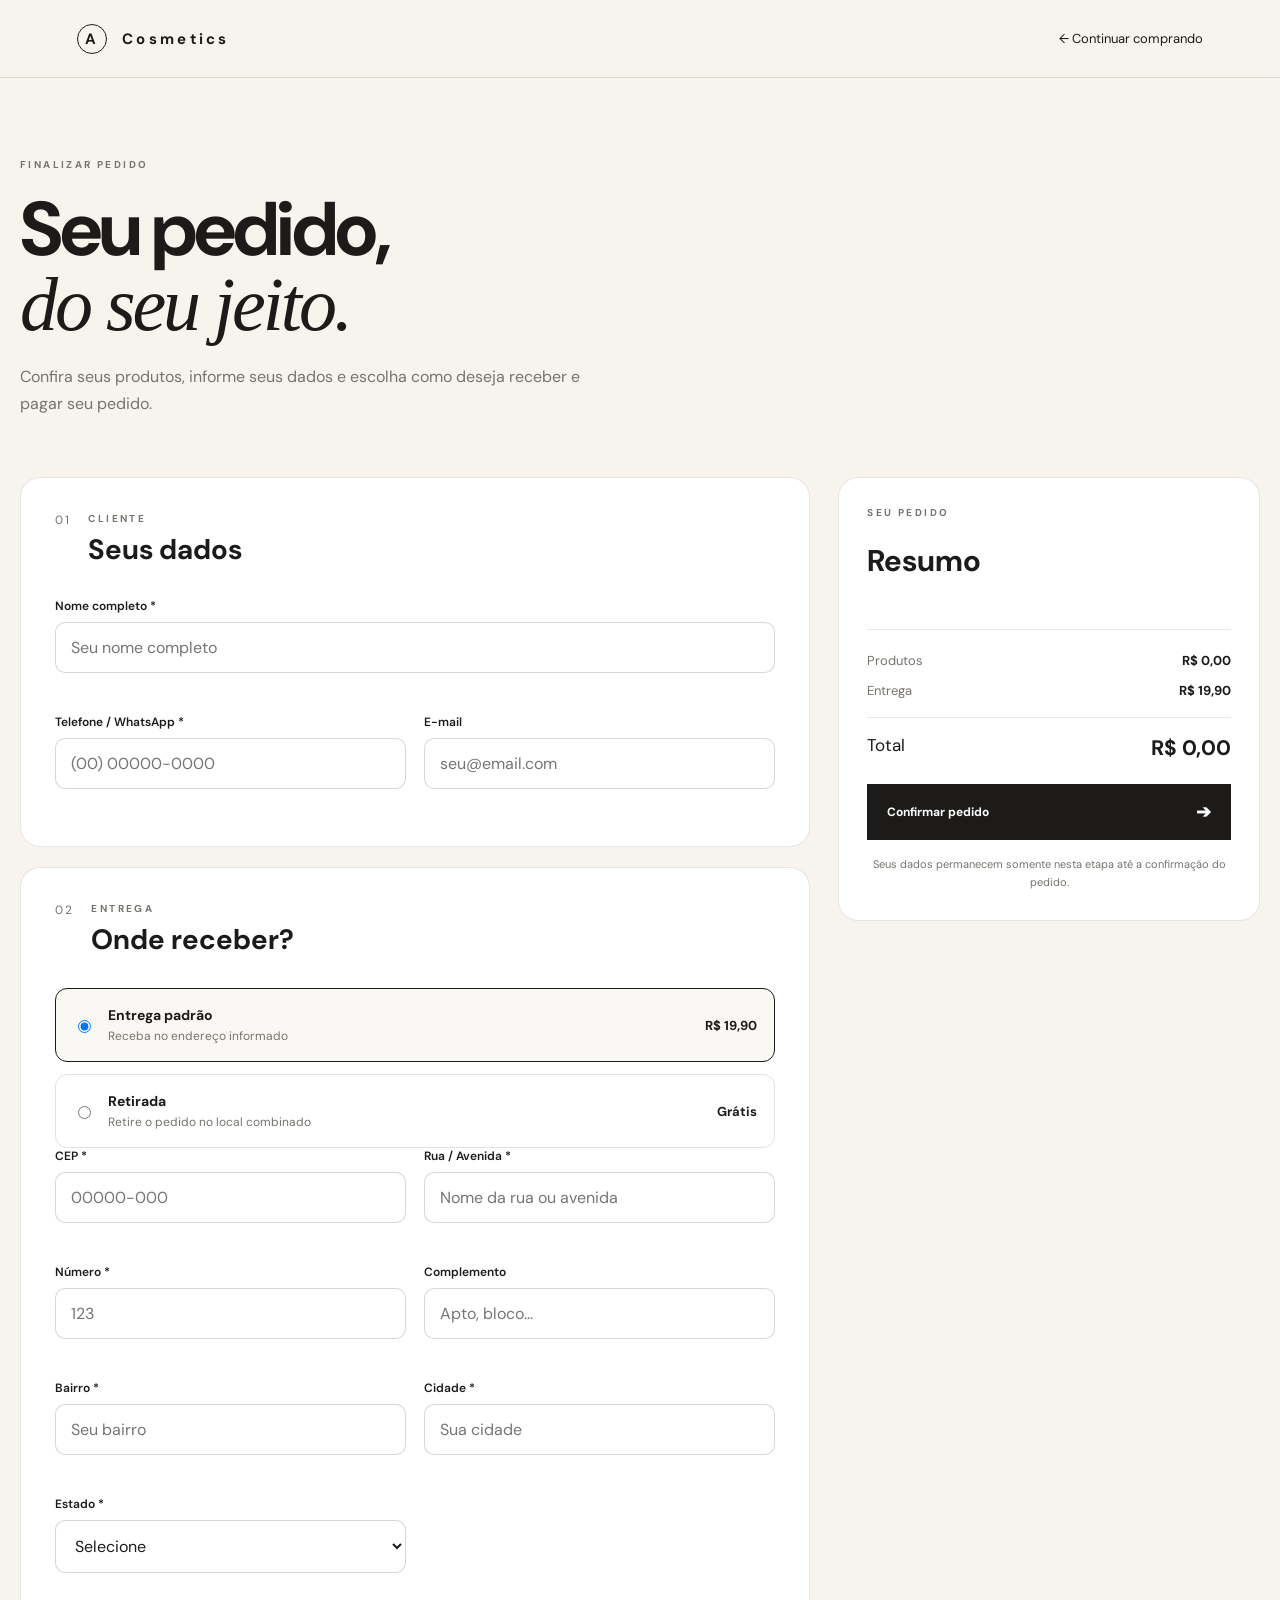
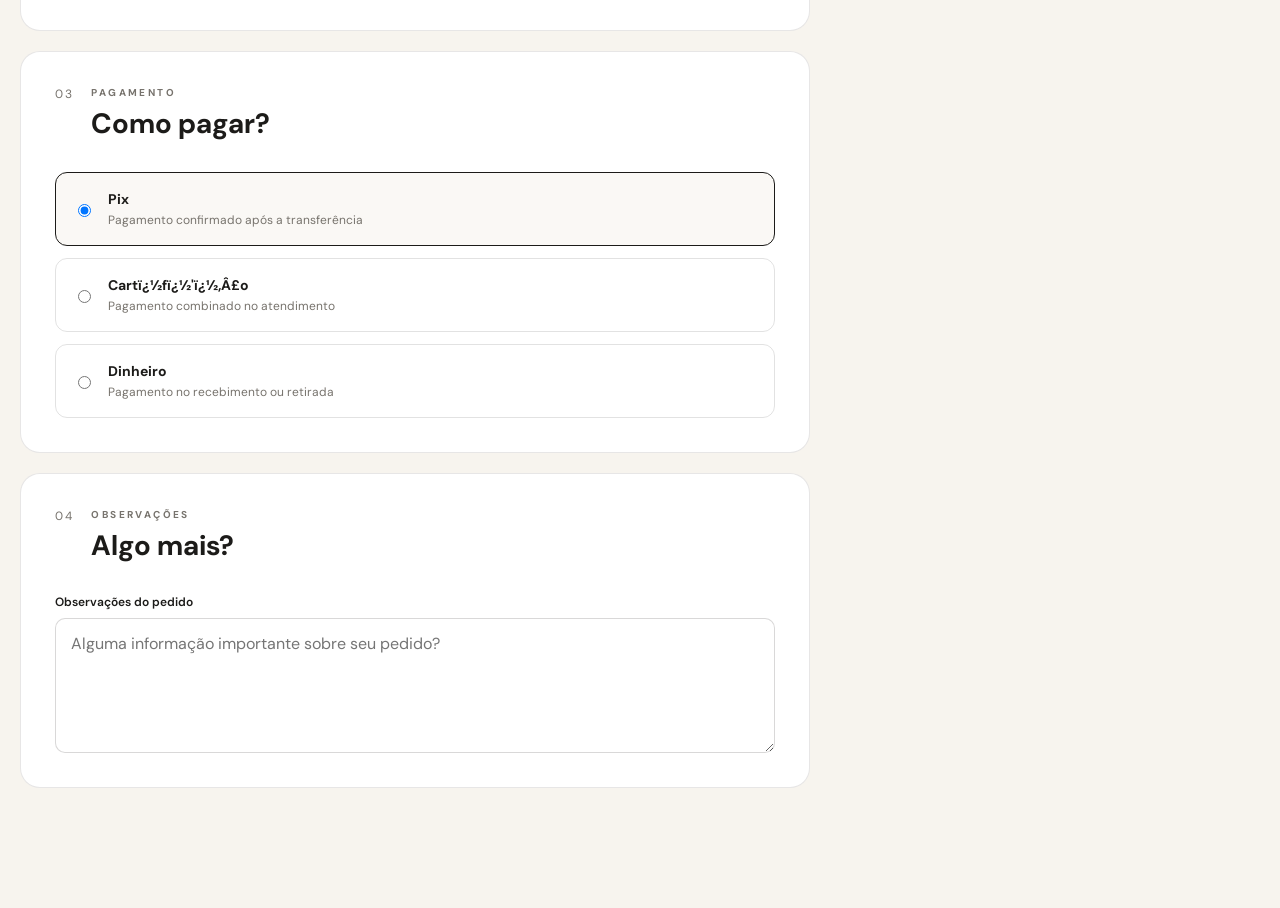
<file: pages/checkout.html>
﻿<!doctype html>
<html lang="pt-BR">

<head>
    <meta charset="UTF-8">
    <meta name="viewport" content="width=device-width, initial-scale=1.0">

    <meta
        name="description"
        content="Finaliza o pedido da Aurílio Cosméticos."
    >

    <title>Finalizar pedido Aurílio Cosméticos.</title>

    <link rel="stylesheet" href="../css/style.css">
    <link rel="stylesheet" href="../css/checkout.css">
</head>

<body class="checkout-page">

<header class="topbar checkout-topbar">

    <a class="brand" href="../index.html">
        <span>A</span> Cosmetics
    </a>

    <a class="checkout-back" href="../index.html#colecao">
        &larr; Continuar comprando
    </a>

</header>

<main class="checkout-main">

    <div class="checkout-heading">
        <p class="eyebrow">FINALIZAR PEDIDO</p>

        <h1>
            Seu pedido,<br>
            <em>do seu jeito.</em>
        </h1>

        <p>
            Confira seus produtos, informe seus dados e escolha
            como deseja receber e pagar seu pedido.
        </p>
    </div>

    <div
        id="checkoutMessage"
        class="checkout-message"
        role="alert"
        hidden
    ></div>

    <form id="checkoutForm" class="checkout-layout" novalidate>

        <div class="checkout-form-column">

            <section class="checkout-card">

                <div class="checkout-section-heading">
                    <span>01</span>

                    <div>
                        <p class="eyebrow">CLIENTE</p>
                        <h2>Seus dados</h2>
                    </div>
                </div>

                <div class="checkout-grid">

                    <label class="checkout-field checkout-field-full">
                        <span>Nome completo *</span>

                        <input
                            id="customerName"
                            name="customerName"
                            type="text"
                            autocomplete="name"
                            required
                            maxlength="120"
                            placeholder="Seu nome completo"
                        >

                        <small data-error-for="customerName"></small>
                    </label>

                    <label class="checkout-field">
                        <span>Telefone / WhatsApp *</span>

                        <input
                            id="customerPhone"
                            name="customerPhone"
                            type="tel"
                            autocomplete="tel"
                            required
                            maxlength="20"
                            placeholder="(00) 00000-0000"
                        >

                        <small data-error-for="customerPhone"></small>
                    </label>

                    <label class="checkout-field">
                        <span>E-mail</span>

                        <input
                            id="customerEmail"
                            name="customerEmail"
                            type="email"
                            autocomplete="email"
                            maxlength="160"
                            placeholder="seu@email.com"
                        >

                        <small data-error-for="customerEmail"></small>
                    </label>

                </div>

            </section>


            <section class="checkout-card">

                <div class="checkout-section-heading">
                    <span>02</span>

                    <div>
                        <p class="eyebrow">ENTREGA</p>
                        <h2>Onde receber?</h2>
                    </div>
                </div>

                <div class="delivery-options">

                    <label class="delivery-option">
                        <input
                            type="radio"
                            name="deliveryMethod"
                            value="delivery"
                            checked
                        >

                        <span>
                            <strong>Entrega padrão</strong>
                            <small>Receba no endereço informado</small>
                        </span>

                        <b>R$ 19,90</b>
                    </label>

                    <label class="delivery-option">
                        <input
                            type="radio"
                            name="deliveryMethod"
                            value="pickup"
                        >

                        <span>
                            <strong>Retirada</strong>
                            <small>Retire o pedido no local combinado</small>
                        </span>

                        <b>Grátis</b>
                    </label>

                </div>

                <div id="addressFields" class="checkout-grid">

                    <label class="checkout-field">
                        <span>CEP *</span>

                        <input
                            id="addressZip"
                            name="addressZip"
                            type="text"
                            inputmode="numeric"
                            autocomplete="postal-code"
                            maxlength="9"
                            placeholder="00000-000"
                        >

                        <small data-error-for="addressZip"></small>
                    </label>

                    <label class="checkout-field checkout-field-wide">
                        <span>Rua / Avenida *</span>

                        <input
                            id="addressStreet"
                            name="addressStreet"
                            type="text"
                            autocomplete="street-address"
                            maxlength="160"
                            placeholder="Nome da rua ou avenida"
                        >

                        <small data-error-for="addressStreet"></small>
                    </label>

                    <label class="checkout-field">
                        <span>Número *</span>

                        <input
                            id="addressNumber"
                            name="addressNumber"
                            type="text"
                            maxlength="20"
                            placeholder="123"
                        >

                        <small data-error-for="addressNumber"></small>
                    </label>

                    <label class="checkout-field">
                        <span>Complemento</span>

                        <input
                            id="addressComplement"
                            name="addressComplement"
                            type="text"
                            maxlength="100"
                            placeholder="Apto, bloco..."
                        >
                    </label>

                    <label class="checkout-field">
                        <span>Bairro *</span>

                        <input
                            id="addressNeighborhood"
                            name="addressNeighborhood"
                            type="text"
                            autocomplete="address-level3"
                            maxlength="100"
                            placeholder="Seu bairro"
                        >

                        <small data-error-for="addressNeighborhood"></small>
                    </label>

                    <label class="checkout-field">
                        <span>Cidade *</span>

                        <input
                            id="addressCity"
                            name="addressCity"
                            type="text"
                            autocomplete="address-level2"
                            maxlength="100"
                            placeholder="Sua cidade"
                        >

                        <small data-error-for="addressCity"></small>
                    </label>

                    <label class="checkout-field">
                        <span>Estado *</span>

                        <select
                            id="addressState"
                            name="addressState"
                        >
                            <option value="">Selecione</option>
                            <option value="AC">Acre</option>
                            <option value="AL">Alagoas</option>
                            <option value="AP">Amapá</option>
                            <option value="AM">Amazonas</option>
                            <option value="BA">Bahia</option>
                            <option value="CE">Ceará</option>
                            <option value="DF">Distrito Federal</option>
                            <option value="ES">Espírito Santo</option>
                            <option value="GO">Goiás</option>
                            <option value="MA">Maranhão</option>
                            <option value="MT">Mato Grosso</option>
                            <option value="MS">Mato Grosso do Sul</option>
                            <option value="MG">Minas Gerais</option>
                            <option value="PA">Pará</option>
                            <option value="PB">Paraíba</option>
                            <option value="PR">Paraná</option>
                            <option value="PE">Pernambuco</option>
                            <option value="PI">Piauí</option>
                            <option value="RJ">Rio de Janeiro</option>
                            <option value="RN">Rio Grande do Norte</option>
                            <option value="RS">Rio Grande do Sul</option>
                            <option value="RO">Rondô´nia</option>
                            <option value="RR">Roraima</option>
                            <option value="SC">Santa Catarina</option>
                            <option value="SP">São Paulo</option>
                            <option value="SE">Sergipe</option>
                            <option value="TO">Tocantins</option>
                        </select>

                        <small data-error-for="addressState"></small>
                    </label>

                </div>

            </section>


            <section class="checkout-card">

                <div class="checkout-section-heading">
                    <span>03</span>

                    <div>
                        <p class="eyebrow">PAGAMENTO</p>
                        <h2>Como pagar?</h2>
                    </div>
                </div>

                <div class="payment-options">

                    <label class="payment-option">
                        <input
                            type="radio"
                            name="paymentMethod"
                            value="pix"
                            checked
                        >

                        <span>
                            <strong>Pix</strong>
                            <small>Pagamento confirmado após a transferência</small>
                        </span>
                    </label>

                    <label class="payment-option">
                        <input
                            type="radio"
                            name="paymentMethod"
                            value="card"
                        >

                        <span>
                            <strong>Cartï¿½fï¿½'ï¿½,Â£o</strong>
                            <small>Pagamento combinado no atendimento</small>
                        </span>
                    </label>

                    <label class="payment-option">
                        <input
                            type="radio"
                            name="paymentMethod"
                            value="cash"
                        >

                        <span>
                            <strong>Dinheiro</strong>
                            <small>Pagamento no recebimento ou retirada</small>
                        </span>
                    </label>

                </div>

            </section>


            <section class="checkout-card">

                <div class="checkout-section-heading">
                    <span>04</span>

                    <div>
                        <p class="eyebrow">OBSERVAÇÕES</p>
                        <h2>Algo mais?</h2>
                    </div>
                </div>

                <label class="checkout-field">
                    <span>Observações do pedido</span>

                    <textarea
                        id="orderNotes"
                        name="orderNotes"
                        rows="5"
                        maxlength="500"
                        placeholder="Alguma informação importante sobre seu pedido?"
                    ></textarea>
                </label>

            </section>

        </div>


        <aside class="checkout-summary">

            <div class="checkout-summary-card">

                <div class="checkout-summary-heading">
                    <p class="eyebrow">SEU PEDIDO</p>

                    <h2>Resumo</h2>
                </div>

                <div
                    id="checkoutItems"
                    class="checkout-items"
                ></div>

                <div class="checkout-totals">

                    <div>
                        <span>Produtos</span>
                        <strong id="checkoutSubtotal">
                            R$ 0,00
                        </strong>
                    </div>

                    <div>
                        <span>Entrega</span>
                        <strong id="checkoutShipping">
                            R$ 19,90
                        </strong>
                    </div>

                    <div class="checkout-total">

                        <span>Total</span>

                        <strong id="checkoutTotal">
                            R$ 0,00
                        </strong>

                    </div>

                </div>

                <button
                    class="primary checkout-submit"
                    type="submit"
                >
                    Confirmar pedido
                    <span>➔</span>
                </button>

                <p class="checkout-security">
                    Seus dados permanecem somente nesta etapa
                    até a confirmação do pedido. </p>

            </div>

        </aside>

    </form>

</main>


<div
    class="checkout-success"
    id="checkoutSuccess"
    hidden
>
    <div class="checkout-success-card">

        <span class="checkout-success-icon">ï¿½fÂ¢ï¿½.ï¿½?oÃ¢ï¿½,ï¿½ï¿½"</span>

        <p class="eyebrow">PEDIDO RECEBIDO</p>

        <h2>
            Tudo certo,<br>
            <em>seu pedido foi registrado.</em>
        </h2>

        <p id="successMessage"></p>

        <div class="success-order-number">
            <span>Nï¿½fï¿½'ï¿½,Âºmero do pedido</span>
            <strong id="successOrderNumber"></strong>
        </div>

        <a
            class="primary"
            href="../index.html"
        >
            Voltar ï¿½fï¿½'ï¿½,Â  loja
            <span>ï¿½fÂ¢Ã¢ï¿½,ï¿½Â Ã¢ï¿½,ï¿½ï¿½"ï¿½</span>
        </a>

    </div>
</div>

<script type="module" src="../js/checkout/address-service.js"></script>
<script type="module" src="../js/checkout/checkout.js"></script>

</body>
</html>
</file>
<file: css/style.css>
@import url('https://fonts.googleapis.com/css2?family=DM+Sans:wght@400;500;600;700&family=Playfair+Display:ital,wght@0,500;0,600;1,500;1,600&display=swap');

:root{--ink:#1c1b19;--muted:#77736d;--paper:#f7f4ee;--cream:#eee7db;--line:#ddd7cd;--accent:#9b6b4b;--white:#fff}
*{box-sizing:border-box}html{scroll-behavior:smooth}body{margin:0;background:var(--paper);color:var(--ink);font-family:"DM Sans",sans-serif}
a{text-decoration:none;color:inherit}button{font:inherit;border:0;background:none;cursor:pointer;color:inherit}
.topbar{height:78px;padding:0 6vw;display:flex;align-items:center;justify-content:space-between;border-bottom:1px solid var(--line);position:sticky;top:0;background:rgba(247,244,238,.9);backdrop-filter:blur(14px);z-index:10}
.brand{font-size:15px;font-weight:700;letter-spacing:.22em}.brand span{display:inline-grid;place-items:center;width:30px;height:30px;border:1px solid var(--ink);border-radius:50%;margin-right:8px}
nav{display:flex;gap:34px;color:var(--muted);font-size:13px}nav a:hover{color:var(--ink)}
.cart-button{font-size:13px}.cart-button b{display:inline-grid;place-items:center;background:var(--ink);color:var(--paper);width:22px;height:22px;border-radius:50%;margin-left:7px;font-size:11px}
.hero{min-height:calc(100vh - 78px);padding:7vw 6vw;display:grid;grid-template-columns:1fr 1fr;gap:7vw;align-items:center}
.eyebrow{font-size:10px;letter-spacing:.24em;font-weight:700;color:var(--muted);margin:0 0 22px}.hero h1{font-size:clamp(52px,7vw,100px);line-height:.92;letter-spacing:-.05em;margin:0 0 28px;font-weight:500}.hero h1 em,.ritual h2 em{font-family:"Playfair Display",serif;font-weight:500}.hero-text{max-width:480px;color:var(--muted);line-height:1.8;font-size:15px;margin-bottom:34px}
.primary{display:inline-flex;gap:22px;align-items:center;background:var(--ink);color:var(--white);padding:16px 20px;font-size:12px;font-weight:700;transition:.2s}.primary:hover{transform:translateY(-2px)}.primary span{font-size:18px}
.hero-card{height:min(620px,70vh);min-height:450px;background:var(--cream);position:relative;overflow:hidden}.orb{width:70%;aspect-ratio:1;border-radius:50%;background:#d2b49b;position:absolute;left:15%;top:10%;filter:blur(1px)}.product-shape{position:absolute;width:31%;height:58%;background:#f8f1e8;border:1px solid #d7cabc;border-radius:90px 90px 35px 35px;left:34.5%;top:23%;box-shadow:25px 25px 50px #9b765333}.product-shape:before{content:"AURA";position:absolute;top:45%;left:0;right:0;text-align:center;font-size:9px;letter-spacing:.25em}.floating-note{position:absolute;bottom:30px;left:30px;font-size:10px;line-height:1.6;letter-spacing:.15em}.floating-note strong{font-family:"Playfair Display";font-size:18px;letter-spacing:0}
.collection{padding:100px 6vw}.section-head{display:flex;justify-content:space-between;align-items:end;margin-bottom:45px}.section-head h2{font-size:clamp(34px,4vw,58px);letter-spacing:-.04em;margin:0}.filters{display:flex;gap:22px}.filters button{font-size:12px;color:var(--muted);padding-bottom:7px;border-bottom:1px solid transparent}.filters button.active,.filters button:hover{color:var(--ink);border-color:var(--ink)}
.products{display:grid;grid-template-columns:repeat(4,1fr);gap:18px}.product{background:#fff;min-width:0}.product-visual{aspect-ratio:1/1.15;background:var(--cream);position:relative;display:grid;place-items:center;overflow:hidden}.product-visual:after{content:"";width:42%;height:63%;background:#eee7de;border:1px solid #d4c9bc;border-radius:55px 55px 20px 20px;box-shadow:15px 18px 30px #75624a22}.product:nth-child(2n) .product-visual:after{width:52%;height:42%;border-radius:20px}.product:nth-child(3n) .product-visual:after{width:28%;height:70%;border-radius:80px}.tag{position:absolute;left:12px;top:12px;background:#fff;padding:7px 9px;font-size:9px;letter-spacing:.12em;z-index:1}.product-info{padding:18px}.product-info h3{font-size:14px;margin:0 0 7px}.product-info p{font-size:11px;color:var(--muted);margin:0 0 15px}.product-bottom{display:flex;align-items:center;justify-content:space-between}.price{font-weight:700;font-size:13px}.add{width:32px;height:32px;border:1px solid var(--line);font-size:18px}.add:hover{background:var(--ink);color:#fff}
.ritual{background:var(--ink);color:#fff;padding:100px 6vw;display:grid;grid-template-columns:1fr 1.5fr;gap:8vw}.ritual .eyebrow{color:#aaa}.ritual h2{font-size:clamp(42px,5vw,70px);font-weight:500;line-height:1;margin:0}.steps{display:grid;grid-template-columns:repeat(3,1fr);gap:30px}.steps article{border-top:1px solid #555;padding-top:20px}.steps span{font-size:10px;color:#aaa}.steps h3{font-size:17px;margin:45px 0 10px}.steps p{font-size:12px;color:#aaa;line-height:1.7}
.manifesto{padding:130px 12vw;text-align:center}.manifesto blockquote{font-family:"Playfair Display";font-size:clamp(34px,5vw,64px);line-height:1.1;max-width:900px;margin:0 auto 35px}.manifesto>p:last-child{max-width:500px;margin:auto;color:var(--muted);line-height:1.7;font-size:13px}
footer{padding:25px 6vw;border-top:1px solid var(--line);display:flex;justify-content:space-between;color:var(--muted);font-size:10px;letter-spacing:.1em}
.drawer{position:fixed;right:0;top:0;width:min(440px,100%);height:100vh;background:var(--paper);z-index:30;transform:translateX(100%);transition:.3s;display:flex;flex-direction:column}.drawer.open{transform:translateX(0)}.drawer-head{display:flex;justify-content:space-between;padding:28px;border-bottom:1px solid var(--line)}.drawer-head h2{margin:0;font-size:20px}.drawer-head button{font-size:28px}.cart-items{padding:20px 28px;flex:1;overflow:auto}.empty{color:var(--muted);font-size:13px;text-align:center;margin-top:80px}.cart-row{display:grid;grid-template-columns:60px 1fr auto;gap:14px;align-items:center;padding:15px 0;border-bottom:1px solid var(--line)}.mini{width:60px;height:70px;background:var(--cream)}.cart-row h4{margin:0 0 5px;font-size:12px}.cart-row small{color:var(--muted)}.remove{font-size:11px;color:var(--muted)}.cart-footer{padding:28px;border-top:1px solid var(--line)}.cart-footer>div{display:flex;justify-content:space-between;margin-bottom:20px}.checkout{width:100%;justify-content:center}.backdrop{position:fixed;inset:0;background:#0008;z-index:20;opacity:0;pointer-events:none;transition:.3s}.backdrop.show{opacity:1;pointer-events:auto}
@media(max-width:850px){nav{display:none}.hero{grid-template-columns:1fr;padding-top:60px}.hero-card{height:480px}.products{grid-template-columns:repeat(2,1fr)}.ritual{grid-template-columns:1fr}.steps{grid-template-columns:1fr}.section-head{align-items:start;gap:30px;flex-direction:column}.filters{overflow:auto;width:100%;padding-bottom:4px}.collection{padding-top:70px}}
@media(max-width:520px){.topbar{padding:0 20px}.hero,.collection,.ritual{padding-left:20px;padding-right:20px}.hero-card{min-height:360px;height:65vh}.products{grid-template-columns:1fr 1fr;gap:10px}.product-info{padding:12px}.product-info h3{font-size:12px}.manifesto{padding:90px 25px}footer{padding:20px;gap:15px;flex-direction:column}}

/* =========================================================
   CATLOGO  IMAGENS REAIS
   ========================================================= */

.product-image {
    position: absolute;
    inset: 8%;
    width: 84%;
    height: 84%;
    object-fit: contain;
    z-index: 2;
}

.product-visual:has(.product-image)::after {
    display: none;
}

.mini {
    overflow: hidden;
    display: grid;
    place-items: center;
}

.mini img {
    width: 100%;
    height: 100%;
    object-fit: contain;
}

.cart-product-info {
    min-width: 0;
}

.quantity-control {
    display: flex;
    align-items: center;
    gap: 12px;
    margin-top: 10px;
}

.quantity-control button {
    width: 24px;
    height: 24px;
    border: 1px solid var(--line);
    display: grid;
    place-items: center;
    line-height: 1;
}

.quantity-control button:hover {
    background: var(--ink);
    color: var(--white);
}

.quantity-control span {
    min-width: 16px;
    text-align: center;
    font-size: 12px;
}

.catalog-empty,
.catalog-error {
    grid-column: 1 / -1;
    padding: 60px 20px;
    text-align: center;
    color: var(--muted);
}

.catalog-error h3 {
    color: var(--ink);
    margin-bottom: 10px;
}

.catalog-error p {
    margin: 0;
    line-height: 1.7;
}

/* =========================================================
   ETAPA 2/7  SACOLA PROFISSIONAL
   ========================================================= */

.cart-summary-top {
    display: flex;
    align-items: center;
    justify-content: space-between;
    gap: 16px;

    padding: 14px 0;

    border-bottom: 1px solid var(--line);

    color: var(--muted);
    font-size: 12px;
    letter-spacing: .08em;
    text-transform: uppercase;
}

.cart-summary-top span:first-child {
    color: var(--text);
    font-weight: 600;
}

.cart-row {
    position: relative;

    display: grid;
    grid-template-columns: 76px 1fr auto;

    gap: 14px;

    align-items: start;

    padding: 18px 0;

    border-bottom: 1px solid var(--line);
}

.mini {
    width: 76px;
    height: 92px;

    overflow: hidden;

    display: flex;
    align-items: center;
    justify-content: center;

    border-radius: 12px;

    background: var(--soft);
}

.mini img {
    width: 100%;
    height: 100%;

    object-fit: contain;

    display: block;
}

.cart-product-info {
    min-width: 0;

    display: flex;
    flex-direction: column;

    gap: 6px;
}

.cart-product-info h4 {
    margin: 0;

    color: var(--text);

    font-size: 14px;
    line-height: 1.35;
    font-weight: 600;
}

.cart-product-info small {
    color: var(--muted);

    font-size: 12px;
}

.cart-product-info > strong {
    margin-top: 2px;

    color: var(--text);

    font-size: 14px;
}

.quantity-control {
    width: fit-content;

    display: inline-flex;
    align-items: center;

    border: 1px solid var(--line);
    border-radius: 999px;

    overflow: hidden;

    background: #fff;
}

.quantity-control button {
    width: 30px;
    height: 30px;

    padding: 0;

    border: 0;

    background: transparent;

    color: var(--text);

    font-size: 16px;

    cursor: pointer;

    transition:
        background .2s ease,
        color .2s ease;
}

.quantity-control button:hover {
    background: var(--soft);
}

.quantity-control span {
    min-width: 30px;

    text-align: center;

    color: var(--text);

    font-size: 13px;
    font-weight: 600;
}

.remove {
    align-self: start;

    padding: 4px 0;

    border: 0;

    background: transparent;

    color: var(--muted);

    font-size: 11px;

    cursor: pointer;

    transition: color .2s ease;
}

.remove:hover {
    color: var(--text);
}

.cart-footer {
    padding-top: 20px;
}

.cart-total-line {
    display: flex;
    align-items: center;
    justify-content: space-between;

    gap: 20px;
}

.cart-total-line span {
    color: var(--muted);

    font-size: 13px;
}

.cart-total-line strong {
    color: var(--text);

    font-size: 20px;
    font-weight: 600;
}

.cart-note {
    margin: 10px 0 18px;

    color: var(--muted);

    font-size: 11px;
    line-height: 1.5;
}

.checkout {
    width: 100%;

    display: flex;
    align-items: center;
    justify-content: center;

    gap: 12px;
}

.catalog-empty,
.catalog-error {
    grid-column: 1 / -1;

    padding: 50px 20px;

    text-align: center;

    border: 1px solid var(--line);
    border-radius: 18px;

    background: var(--soft);
}

.catalog-empty p,
.catalog-error p {
    margin: 0;

    color: var(--muted);
}

.catalog-error h3 {
    margin: 0 0 8px;

    color: var(--text);

    font-size: 18px;
}

@media (max-width: 520px) {

    .cart-row {
        grid-template-columns: 64px 1fr;

        gap: 12px;
    }

    .mini {
        width: 64px;
        height: 80px;
    }

    .remove {
        grid-column: 2;
        justify-self: start;
    }

    .cart-total-line strong {
        font-size: 18px;
    }

}

/* =========================================================
   ETAPA 3/7  PGINA / MODAL DE PRODUTO
   ========================================================= */

.product {
    cursor: pointer;
}

.product:focus-visible {
    outline: 2px solid currentColor;
    outline-offset: 4px;
}

.product-image {
    width: 100%;
    height: 100%;

    display: block;

    object-fit: contain;
}

.product-image-placeholder {
    width: 100%;
    height: 100%;

    display: flex;
    align-items: center;
    justify-content: center;

    color: var(--muted);

    font-size: 12px;
    letter-spacing: .12em;
}

.product-weight {
    display: block;

    margin-top: 8px;

    color: var(--muted);

    font-size: 11px;
}

.product-modal {
    position: fixed;
    inset: 0;

    z-index: 2000;

    display: flex;
    align-items: center;
    justify-content: center;

    padding: 24px;

    visibility: hidden;
    opacity: 0;

    pointer-events: none;

    transition:
        opacity .25s ease,
        visibility .25s ease;
}

.product-modal.open {
    visibility: visible;
    opacity: 1;

    pointer-events: auto;
}

.product-modal-backdrop {
    position: absolute;
    inset: 0;

    background: rgba(20, 18, 16, .58);

    backdrop-filter: blur(8px);
}

.product-modal-panel {
    position: relative;

    z-index: 1;

    width: min(980px, 100%);

    max-height: min(720px, 90vh);
    background: #f8f5f0;

    overflow: auto;

    border-radius: 24px;

    background: var(--bg);

    box-shadow:
        0 30px 80px rgba(0, 0, 0, .22);

    transform: translateY(18px) scale(.98);

    transition: transform .25s ease;
}

.product-modal.open .product-modal-panel {
    transform: translateY(0) scale(1);
}

.product-modal-close {
    position: absolute;

    top: 18px;
    right: 18px;

    z-index: 3;

    width: 40px;
    height: 40px;

    display: flex;
    align-items: center;
    justify-content: center;

    border: 1px solid var(--line);
    border-radius: 50%;

    background: rgba(255, 255, 255, .86);

    color: var(--text);

    font-size: 24px;
    line-height: 1;

    cursor: pointer;

    transition:
        background .2s ease,
        transform .2s ease;
}

.product-modal-close:hover {
    background: #fff;

    transform: rotate(5deg);
}

.product-modal-content {
    display: grid;

    grid-template-columns:
        minmax(300px, .95fr)
        minmax(320px, 1.05fr);
}

.product-modal-image {
    min-height: 560px;

    overflow: hidden;

    background: var(--soft);
}

.product-modal-image img {
    width: 100%;
    height: 100%;

    min-height: 560px;

    display: block;

    object-fit: contain;
}

.product-modal-details {
    display: flex;
    flex-direction: column;

    justify-content: center;

    padding: 64px 56px;
}

.product-modal-details .eyebrow {
    margin-bottom: 12px;
}

.product-modal-details h2 {
    margin: 0;

    max-width: 520px;

    color: var(--text);

    font-size: clamp(30px, 4vw, 48px);
    line-height: 1.05;
    letter-spacing: -.03em;
}

.product-modal-description {
    margin: 24px 0 0;

    max-width: 560px;

    color: var(--muted);

    font-size: 14px;
    line-height: 1.75;

    white-space: pre-line;
}

.product-modal-meta {
    display: grid;

    grid-template-columns: 1fr 1fr;

    gap: 12px;

    margin-top: 30px;
}

.product-modal-meta > div {
    padding: 14px 16px;

    border: 1px solid var(--line);
    border-radius: 12px;

    background: var(--soft);
}

.product-modal-meta span,
.product-modal-price span {
    display: block;

    margin-bottom: 6px;

    color: var(--muted);

    font-size: 10px;
    letter-spacing: .1em;
    text-transform: uppercase;
}

.product-modal-meta strong {
    display: block;

    color: var(--text);

    font-size: 13px;
    line-height: 1.4;
}

.product-modal-purchase {
    display: flex;
    align-items: flex-end;
    justify-content: space-between;

    gap: 20px;

    margin-top: 30px;
}

.product-modal-price strong {
    display: block;

    color: var(--text);

    font-size: 25px;
    font-weight: 600;
}

.modal-quantity {
    display: inline-flex;
    align-items: center;

    border: 1px solid var(--line);
    border-radius: 999px;

    overflow: hidden;

    background: #fff;
}

.modal-quantity button {
    width: 38px;
    height: 38px;

    padding: 0;

    border: 0;

    background: transparent;

    color: var(--text);

    font-size: 18px;

    cursor: pointer;

    transition: background .2s ease;
}

.modal-quantity button:hover {
    background: var(--soft);
}

.modal-quantity span {
    min-width: 34px;

    text-align: center;

    color: var(--text);

    font-size: 13px;
    font-weight: 600;
}

.product-modal-add {
    width: 100%;

    display: flex;
    align-items: center;
    justify-content: center;

    gap: 12px;

    margin-top: 24px;
}

body.modal-open {
    overflow: hidden;
}

@media (max-width: 850px) {

    .product-modal {
        padding: 16px;
    }

    .product-modal-panel {
        max-height: 94vh;
    }

    .product-modal-content {
        grid-template-columns: 1fr;
    }

    .product-modal-image {
        min-height: 320px;
        max-height: 360px;
    }

    .product-modal-image img {
        min-height: 320px;
        max-height: 360px;
    }

    .product-modal-details {
        padding: 38px 28px 30px;
    }

}

@media (max-width: 520px) {

    .product-modal {
        padding: 0;
    }

    .product-modal-panel {
        width: 100%;
        max-height: 100vh;

        border-radius: 0;
    }

    .product-modal-image {
        min-height: 280px;
        max-height: 300px;
    }

    .product-modal-image img {
        min-height: 280px;
        max-height: 300px;
    }

    .product-modal-details {
        padding: 30px 20px 24px;
    }

    .product-modal-details h2 {
        font-size: 30px;
    }

    .product-modal-description {
        margin-top: 18px;

        font-size: 13px;
    }

    .product-modal-meta {
        margin-top: 20px;
    }

    .product-modal-purchase {
        align-items: center;
    }

}

/* =========================================================
   ETAPA 3/7  AJUSTE FINAL DO MODAL
   ========================================================= */
.product-modal-details {
    background: #f8f5f0;
}
</file>
<file: css/checkout.css>
.checkout-page {
    min-height: 100vh;
}

.checkout-topbar {
    position: relative;
}

.checkout-back {
    color: var(--text);
    text-decoration: none;
    font-size: 13px;
}

.checkout-main {
    width: min(1240px, calc(100% - 40px));
    margin: 0 auto;
    padding: 80px 0 120px;
}

.checkout-heading {
    max-width: 700px;
    margin-bottom: 60px;
}

.checkout-heading h1 {
    margin: 10px 0 20px;
    font-size: clamp(44px, 7vw, 76px);
    line-height: .98;
    letter-spacing: -.04em;
}

.checkout-heading h1 em {
    font-family: Georgia, serif;
    font-weight: 400;
}

.checkout-heading > p:last-child {
    max-width: 560px;
    color: var(--muted);
    line-height: 1.7;
}

.checkout-layout {
    display: grid;
    grid-template-columns: minmax(0, 1.5fr) minmax(340px, .8fr);
    gap: 28px;
    align-items: start;
}

.checkout-form-column {
    display: grid;
    gap: 20px;
}

.checkout-card,
.checkout-summary-card {
    background: #fff;
    border: 1px solid rgba(20, 18, 16, .1);
    border-radius: 20px;
}

.checkout-card {
    padding: 34px;
}

.checkout-section-heading {
    display: flex;
    gap: 18px;
    align-items: flex-start;
    margin-bottom: 30px;
}

.checkout-section-heading > span {
    font-size: 12px;
    letter-spacing: .14em;
    color: var(--muted);
}

.checkout-section-heading .eyebrow {
    margin-bottom: 6px;
}

.checkout-section-heading h2 {
    margin: 0;
    font-size: 28px;
}

.checkout-grid {
    display: grid;
    grid-template-columns: repeat(2, minmax(0, 1fr));
    gap: 18px;
}

.checkout-field {
    display: flex;
    flex-direction: column;
    gap: 8px;
}

.checkout-field-full {
    grid-column: 1 / -1;
}

.checkout-field-wide {
    grid-column: span 1;
}

.checkout-field > span {
    font-size: 12px;
    font-weight: 600;
}

.checkout-field input,
.checkout-field select,
.checkout-field textarea {
    width: 100%;
    border: 1px solid rgba(20, 18, 16, .16);
    border-radius: 10px;
    background: #fff;
    color: var(--text);
    padding: 14px 15px;
    font: inherit;
    outline: none;
    transition:
        border-color .2s ease,
        box-shadow .2s ease;
}

.checkout-field textarea {
    resize: vertical;
    min-height: 120px;
}

.checkout-field input:focus,
.checkout-field select:focus,
.checkout-field textarea:focus {
    border-color: var(--text);
    box-shadow: 0 0 0 3px rgba(20, 18, 16, .06);
}

.checkout-field.invalid input,
.checkout-field.invalid select,
.checkout-field.invalid textarea {
    border-color: #a23d3d;
}

.checkout-field small {
    min-height: 15px;
    color: #a23d3d;
    font-size: 11px;
}

.delivery-options,
.payment-options {
    display: grid;
    gap: 12px;
}

.delivery-option,
.payment-option {
    display: grid;
    grid-template-columns: auto 1fr auto;
    gap: 14px;
    align-items: center;
    padding: 17px;
    border: 1px solid rgba(20, 18, 16, .12);
    border-radius: 12px;
    cursor: pointer;
    transition: border-color .2s ease, background .2s ease;
}

.payment-option {
    grid-template-columns: auto 1fr;
}

.delivery-option:has(input:checked),
.payment-option:has(input:checked) {
    border-color: var(--text);
    background: #faf8f5;
}

.delivery-option input,
.payment-option input {
    accent-color: var(--text);
}

.delivery-option span,
.payment-option span {
    display: grid;
    gap: 4px;
}

.delivery-option strong,
.payment-option strong {
    font-size: 14px;
}

.delivery-option small,
.payment-option small {
    color: var(--muted);
    font-size: 12px;
}

.delivery-option > b {
    font-size: 13px;
    white-space: nowrap;
}

.checkout-summary {
    position: sticky;
    top: 24px;
}

.checkout-summary-card {
    padding: 28px;
}

.checkout-summary-heading {
    margin-bottom: 25px;
}

.checkout-summary-heading h2 {
    margin: 5px 0 0;
    font-size: 30px;
}

.checkout-items {
    display: grid;
    gap: 16px;
    padding-bottom: 24px;
    border-bottom: 1px solid rgba(20, 18, 16, .1);
}

.checkout-item {
    display: grid;
    grid-template-columns: 64px 1fr auto;
    gap: 12px;
    align-items: center;
}

.checkout-item-image {
    width: 64px;
    height: 76px;
    overflow: hidden;
    border-radius: 9px;
    background: #f2eee8;
}

.checkout-item-image img {
    width: 100%;
    height: 100%;
    object-fit: contain;
}

.checkout-item-info {
    min-width: 0;
}

.checkout-item-info strong {
    display: block;
    font-size: 13px;
    line-height: 1.4;
}

.checkout-item-info small {
    display: block;
    margin-top: 4px;
    color: var(--muted);
}

.checkout-item-price {
    font-size: 13px;
    white-space: nowrap;
}

.checkout-totals {
    display: grid;
    gap: 13px;
    padding: 22px 0;
}

.checkout-totals > div {
    display: flex;
    justify-content: space-between;
    gap: 20px;
    font-size: 13px;
}

.checkout-totals span {
    color: var(--muted);
}

.checkout-total {
    padding-top: 16px;
    margin-top: 5px;
    border-top: 1px solid rgba(20, 18, 16, .1);
    font-size: 17px !important;
}

.checkout-total span,
.checkout-total strong {
    color: var(--text);
}

.checkout-total strong {
    font-size: 21px;
}

.checkout-submit {
    width: 100%;
    justify-content: space-between;
    border: 0;
    cursor: pointer;
}

.checkout-submit:disabled {
    opacity: .55;
    cursor: not-allowed;
}

.checkout-security {
    margin: 16px 0 0;
    color: var(--muted);
    font-size: 11px;
    line-height: 1.6;
    text-align: center;
}

.checkout-message {
    margin-bottom: 25px;
    padding: 15px 18px;
    border-radius: 10px;
    background: #f9eeee;
    color: #8b3030;
    font-size: 13px;
}

.checkout-message[hidden],
.checkout-success[hidden] {
    display: none;
}

.checkout-success {
    position: fixed;
    inset: 0;
    z-index: 3000;
    display: grid;
    place-items: center;
    padding: 20px;
    background: rgba(20, 18, 16, .62);
    backdrop-filter: blur(10px);
}

.checkout-success-card {
    width: min(620px, 100%);
    padding: 50px;
    border-radius: 24px;
    background: #fff;
    text-align: center;
}

.checkout-success-icon {
    display: grid;
    width: 58px;
    height: 58px;
    margin: 0 auto 25px;
    place-items: center;
    border-radius: 50%;
    background: #f0eee9;
    font-size: 25px;
}

.checkout-success-card h2 {
    margin: 10px 0 18px;
    font-size: clamp(32px, 5vw, 52px);
    line-height: 1;
}

.checkout-success-card h2 em {
    font-family: Georgia, serif;
    font-weight: 400;
}

.checkout-success-card > p:not(.eyebrow) {
    max-width: 480px;
    margin: 0 auto 25px;
    color: var(--muted);
    line-height: 1.7;
}

.success-order-number {
    display: grid;
    gap: 6px;
    padding: 18px;
    margin-bottom: 25px;
    border-radius: 12px;
    background: #f7f4ef;
}

.success-order-number span {
    color: var(--muted);
    font-size: 11px;
    text-transform: uppercase;
    letter-spacing: .12em;
}

.success-order-number strong {
    font-size: 20px;
    letter-spacing: .04em;
}

@media (max-width: 900px) {

    .checkout-layout {
        grid-template-columns: 1fr;
    }

    .checkout-summary {
        position: static;
    }

    .checkout-summary-card {
        padding: 24px;
    }
}

@media (max-width: 640px) {

    .checkout-main {
        width: min(100% - 24px, 1240px);
        padding: 50px 0 80px;
    }

    .checkout-heading {
        margin-bottom: 40px;
    }

    .checkout-card {
        padding: 22px;
    }

    .checkout-grid {
        grid-template-columns: 1fr;
    }

    .checkout-field-full,
    .checkout-field-wide {
        grid-column: auto;
    }

    .delivery-option {
        grid-template-columns: auto 1fr;
    }

    .delivery-option > b {
        grid-column: 2;
    }

    .checkout-success-card {
        padding: 35px 24px;
    }
}
</file>
